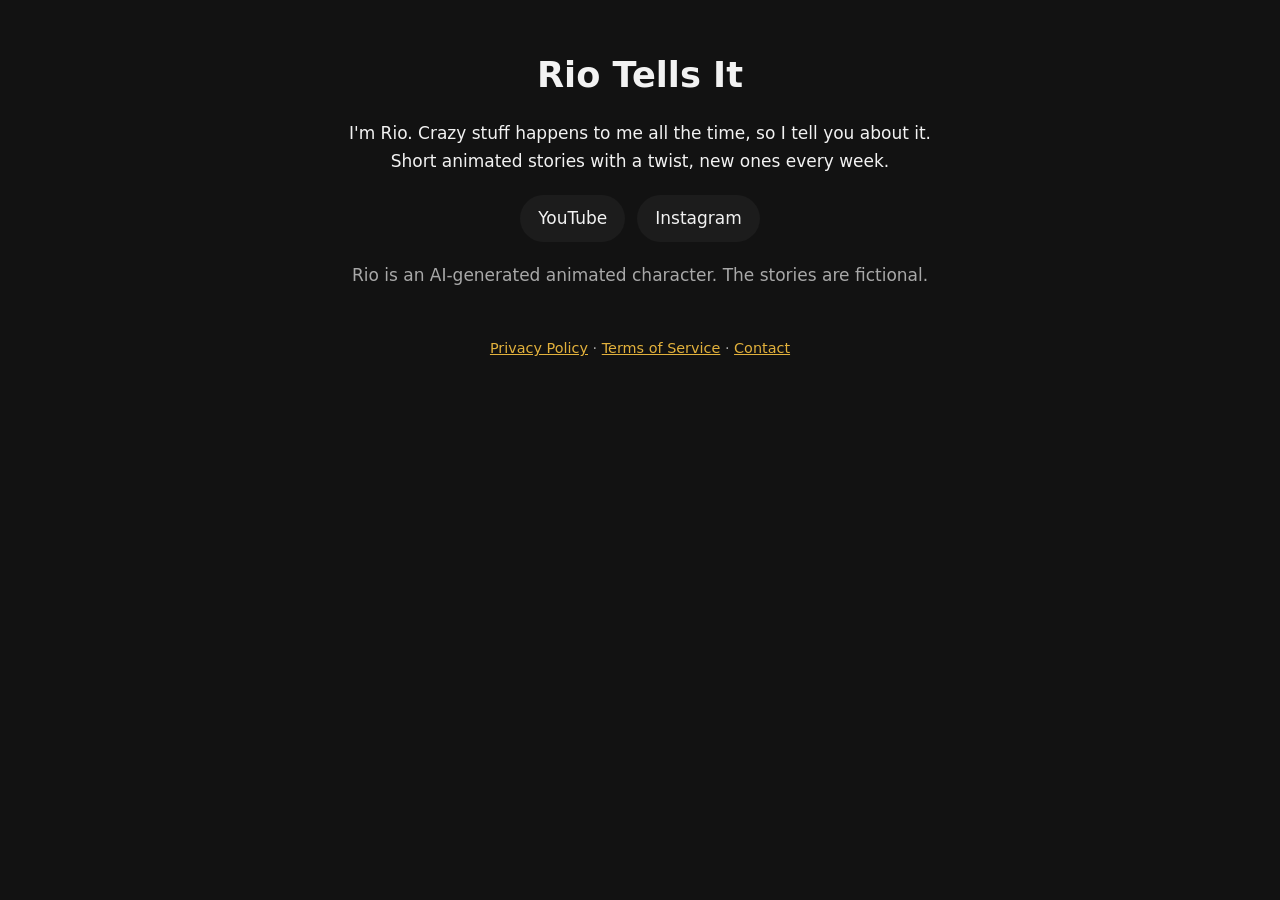
<file: index.html>
<!doctype html><html lang="en"><head><meta charset="utf-8"><meta name="viewport" content="width=device-width,initial-scale=1">
<title>Rio Tells It</title><meta name="description" content="Animated story-time shorts told by Rio."><link rel="stylesheet" href="style.css"></head>
<body><main><section class="hero">
<h1>Rio Tells It</h1>
<p>I'm Rio. Crazy stuff happens to me all the time, so I tell you about it.<br>Short animated stories with a twist, new ones every week.</p>
<div class="links">
<a href="https://www.youtube.com/@RioTellsIt">YouTube</a>
<a href="https://www.instagram.com/riotellsit">Instagram</a>
</div>
<p class="muted">Rio is an AI-generated animated character. The stories are fictional.</p>
</section>
<footer><a href="privacy.html">Privacy Policy</a> · <a href="terms.html">Terms of Service</a> · <a href="mailto:riotellsit@gmail.com">Contact</a></footer>
</main></body></html>
</file>
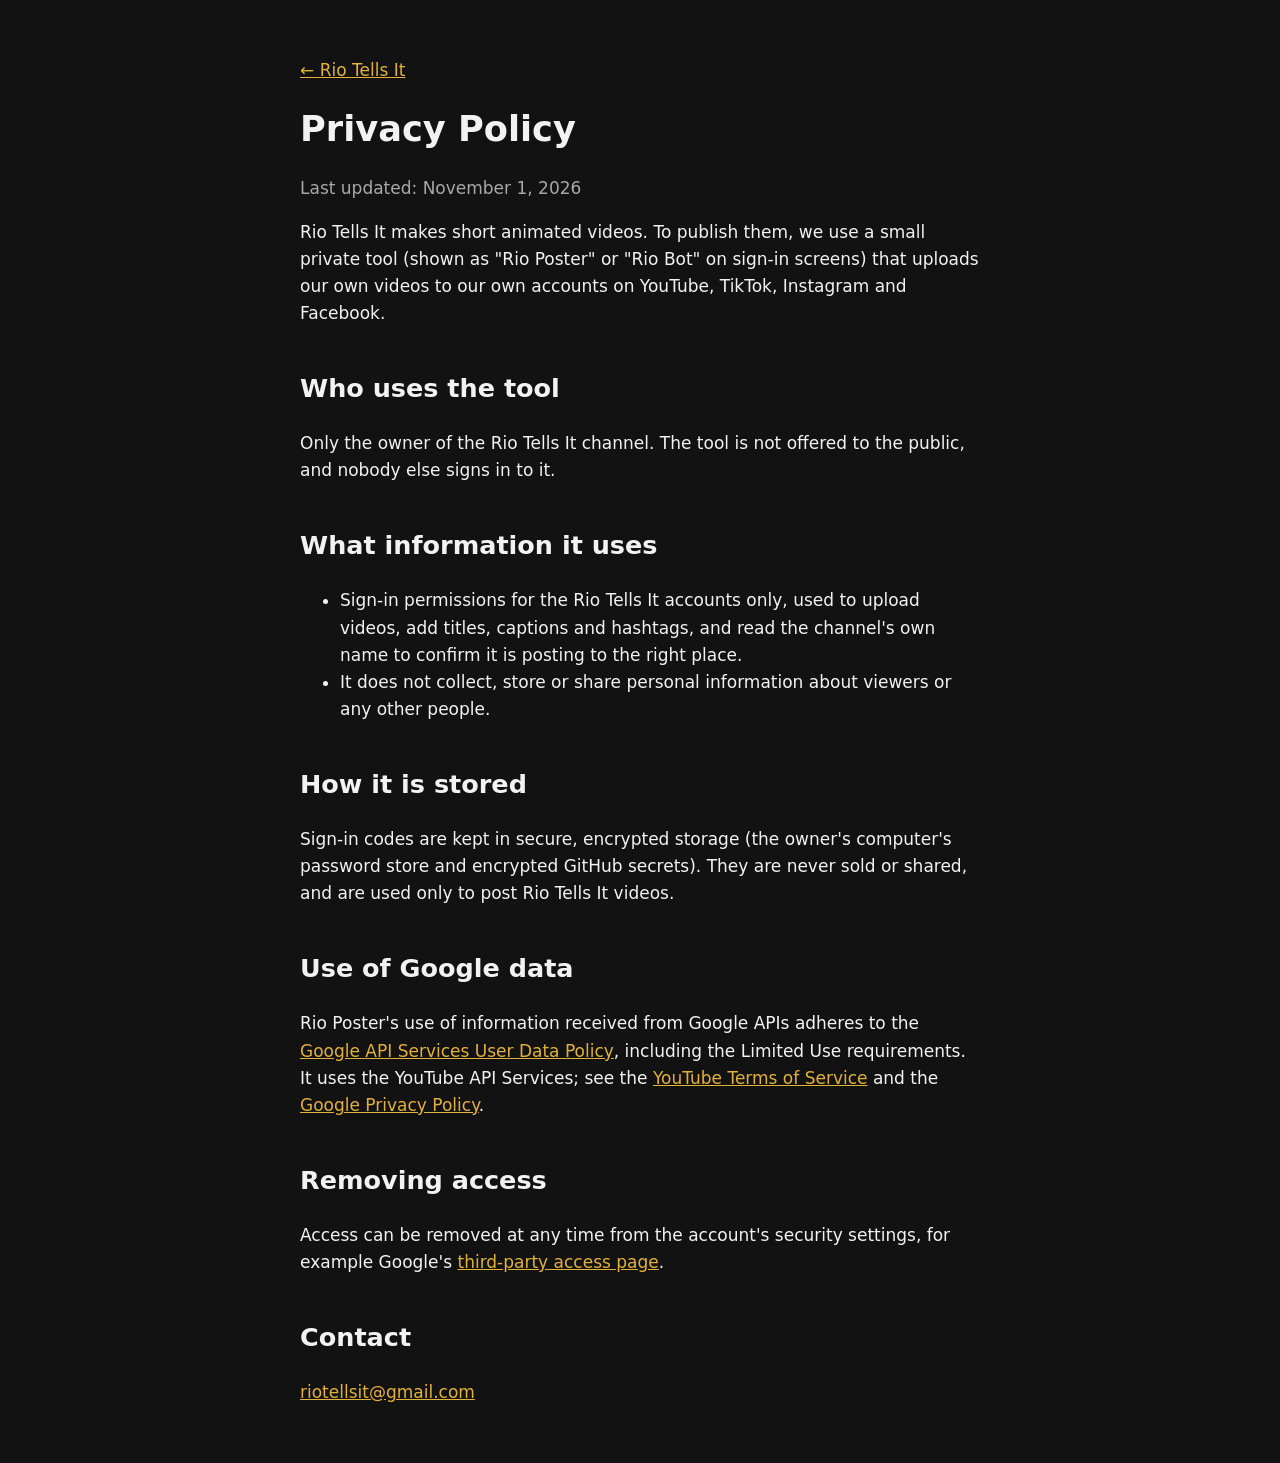
<file: privacy.html>
<!doctype html><html lang="en"><head><meta charset="utf-8"><meta name="viewport" content="width=device-width,initial-scale=1">
<title>Privacy Policy – Rio Tells It</title><link rel="stylesheet" href="style.css"></head>
<body><main>
<p><a href="index.html">← Rio Tells It</a></p>
<h1>Privacy Policy</h1>
<p class="muted">Last updated: November 1, 2026</p>
<p>Rio Tells It makes short animated videos. To publish them, we use a small private tool (shown as "Rio Poster" or "Rio Bot" on sign-in screens) that uploads our own videos to our own accounts on YouTube, TikTok, Instagram and Facebook.</p>
<h2>Who uses the tool</h2>
<p>Only the owner of the Rio Tells It channel. The tool is not offered to the public, and nobody else signs in to it.</p>
<h2>What information it uses</h2>
<ul>
<li>Sign-in permissions for the Rio Tells It accounts only, used to upload videos, add titles, captions and hashtags, and read the channel's own name to confirm it is posting to the right place.</li>
<li>It does not collect, store or share personal information about viewers or any other people.</li>
</ul>
<h2>How it is stored</h2>
<p>Sign-in codes are kept in secure, encrypted storage (the owner's computer's password store and encrypted GitHub secrets). They are never sold or shared, and are used only to post Rio Tells It videos.</p>
<h2>Use of Google data</h2>
<p>Rio Poster's use of information received from Google APIs adheres to the <a href="https://developers.google.com/terms/api-services-user-data-policy">Google API Services User Data Policy</a>, including the Limited Use requirements. It uses the YouTube API Services; see the <a href="https://www.youtube.com/t/terms">YouTube Terms of Service</a> and the <a href="https://policies.google.com/privacy">Google Privacy Policy</a>.</p>
<h2>Removing access</h2>
<p>Access can be removed at any time from the account's security settings, for example Google's <a href="https://myaccount.google.com/permissions">third-party access page</a>.</p>
<h2>Contact</h2>
<p><a href="mailto:riotellsit@gmail.com">riotellsit@gmail.com</a></p>
</main></body></html>
</file>
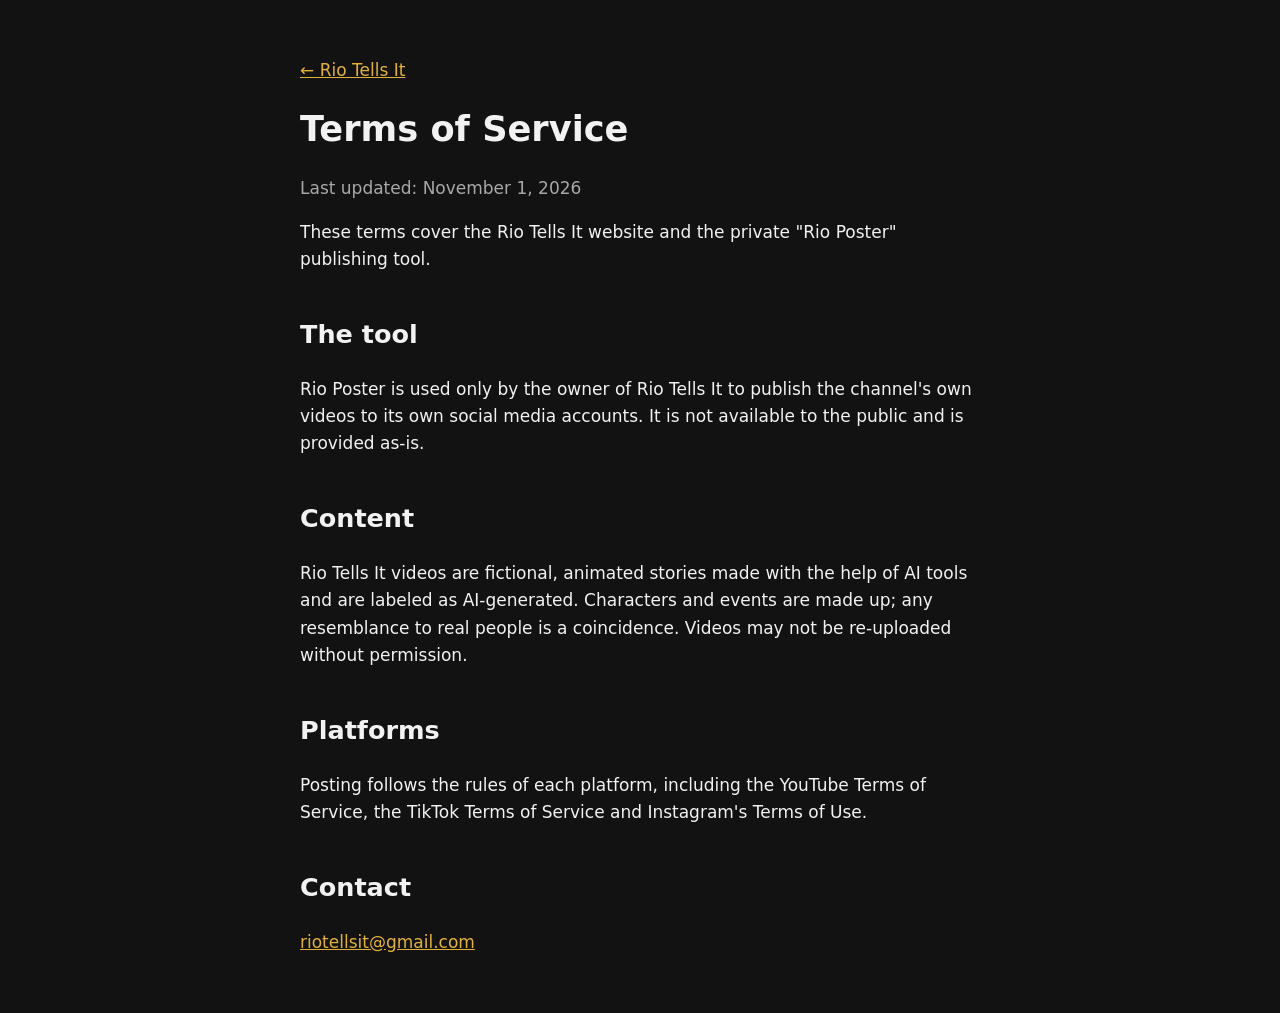
<file: terms.html>
<!doctype html><html lang="en"><head><meta charset="utf-8"><meta name="viewport" content="width=device-width,initial-scale=1">
<title>Terms of Service – Rio Tells It</title><link rel="stylesheet" href="style.css"></head>
<body><main>
<p><a href="index.html">← Rio Tells It</a></p>
<h1>Terms of Service</h1>
<p class="muted">Last updated: November 1, 2026</p>
<p>These terms cover the Rio Tells It website and the private "Rio Poster" publishing tool.</p>
<h2>The tool</h2>
<p>Rio Poster is used only by the owner of Rio Tells It to publish the channel's own videos to its own social media accounts. It is not available to the public and is provided as-is.</p>
<h2>Content</h2>
<p>Rio Tells It videos are fictional, animated stories made with the help of AI tools and are labeled as AI-generated. Characters and events are made up; any resemblance to real people is a coincidence. Videos may not be re-uploaded without permission.</p>
<h2>Platforms</h2>
<p>Posting follows the rules of each platform, including the YouTube Terms of Service, the TikTok Terms of Service and Instagram's Terms of Use.</p>
<h2>Contact</h2>
<p><a href="mailto:riotellsit@gmail.com">riotellsit@gmail.com</a></p>
</main></body></html>
</file>
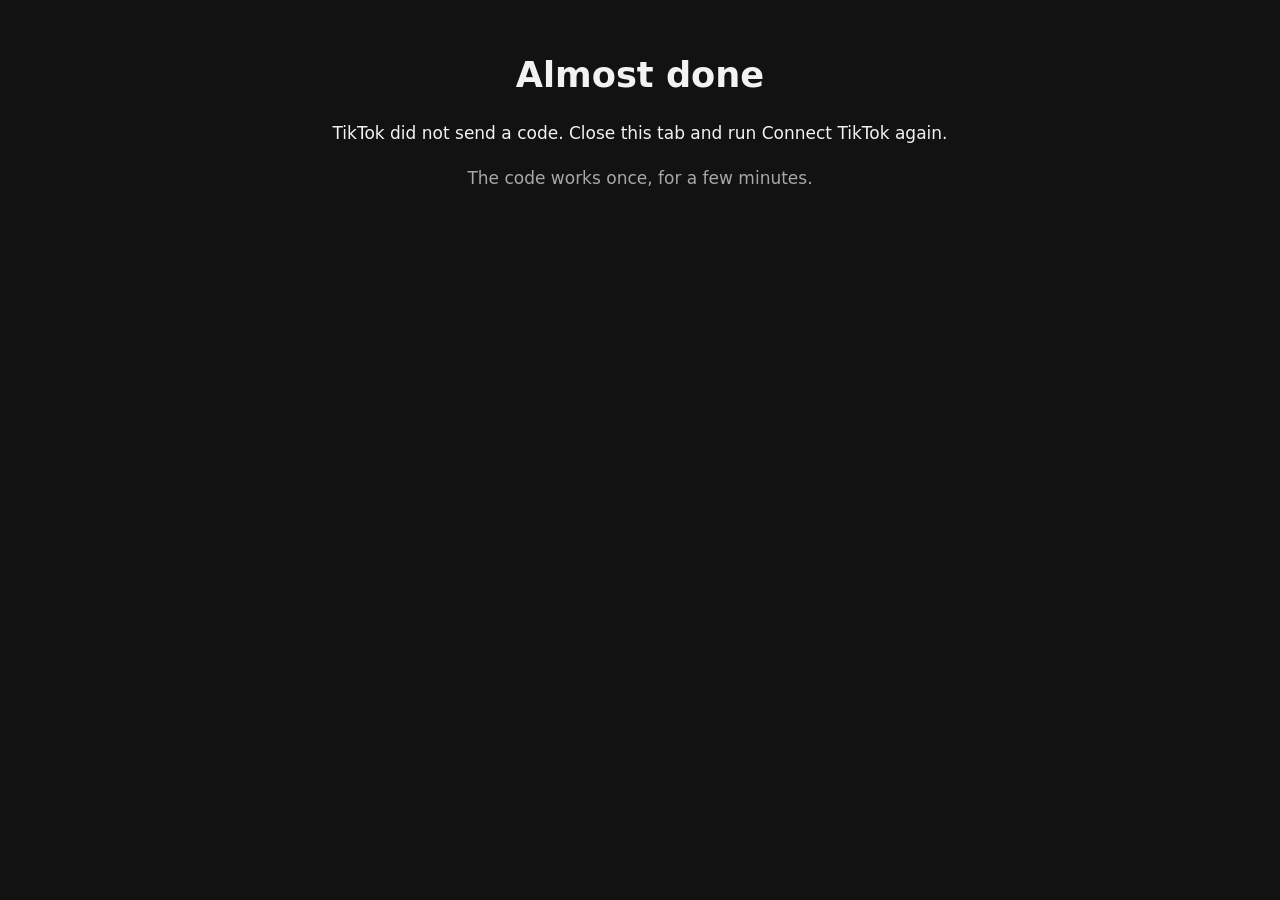
<file: tiktok-callback.html>
<!doctype html><html lang="en"><head><meta charset="utf-8"><meta name="viewport" content="width=device-width,initial-scale=1">
<title>TikTok connected – Rio Tells It</title><meta name="robots" content="noindex"><link rel="stylesheet" href="style.css"></head>
<body><main style="text-align:center">
<h1>Almost done</h1>
<p id="msg">Copy this code and paste it into the black <b>Connect TikTok</b> window on your laptop.</p>
<p><input id="code" readonly style="width:100%;max-width:520px;padding:12px;font-size:16px;border-radius:8px;border:1px solid #444;background:#1c1c1c;color:#f2f2f2"></p>
<p><button id="copy" style="padding:12px 24px;font-size:17px;border-radius:999px;border:0;background:#e2b13c;color:#121212;cursor:pointer">Copy code</button></p>
<p class="muted">The code works once, for a few minutes.</p>
<script>
const q=new URLSearchParams(location.search);const c=q.get('code');const e=q.get('error_description')||q.get('error');
const box=document.getElementById('code');
if(c){box.value=c}else{document.getElementById('msg').textContent='TikTok did not send a code'+(e?(': '+e):'.')+' Close this tab and run Connect TikTok again.';box.style.display='none';document.getElementById('copy').style.display='none'}
document.getElementById('copy').onclick=async()=>{try{await navigator.clipboard.writeText(box.value)}catch(_){box.select();document.execCommand('copy')}document.getElementById('copy').textContent='Copied!'};
</script>
</main></body></html>
</file>
<file: style.css>
:root{--bg:#121212;--card:#1c1c1c;--text:#f2f2f2;--muted:#a8a8a8;--accent:#e2b13c}
*{box-sizing:border-box}body{margin:0;background:var(--bg);color:var(--text);font:17px/1.6 system-ui,-apple-system,Segoe UI,Roboto,sans-serif}
main{max-width:720px;margin:0 auto;padding:40px 20px}
a{color:var(--accent)}h1{font-size:2.2rem;margin:.2em 0}h2{margin-top:1.6em}
.hero{text-align:center}.hero img{width:160px;height:160px;border-radius:50%;border:4px solid var(--accent)}
.links{display:flex;gap:12px;justify-content:center;flex-wrap:wrap;margin:20px 0}
.links a{background:var(--card);padding:10px 18px;border-radius:999px;text-decoration:none;color:var(--text)}
.muted{color:var(--muted)}footer{margin-top:48px;text-align:center;color:var(--muted);font-size:.9rem}
</file>
